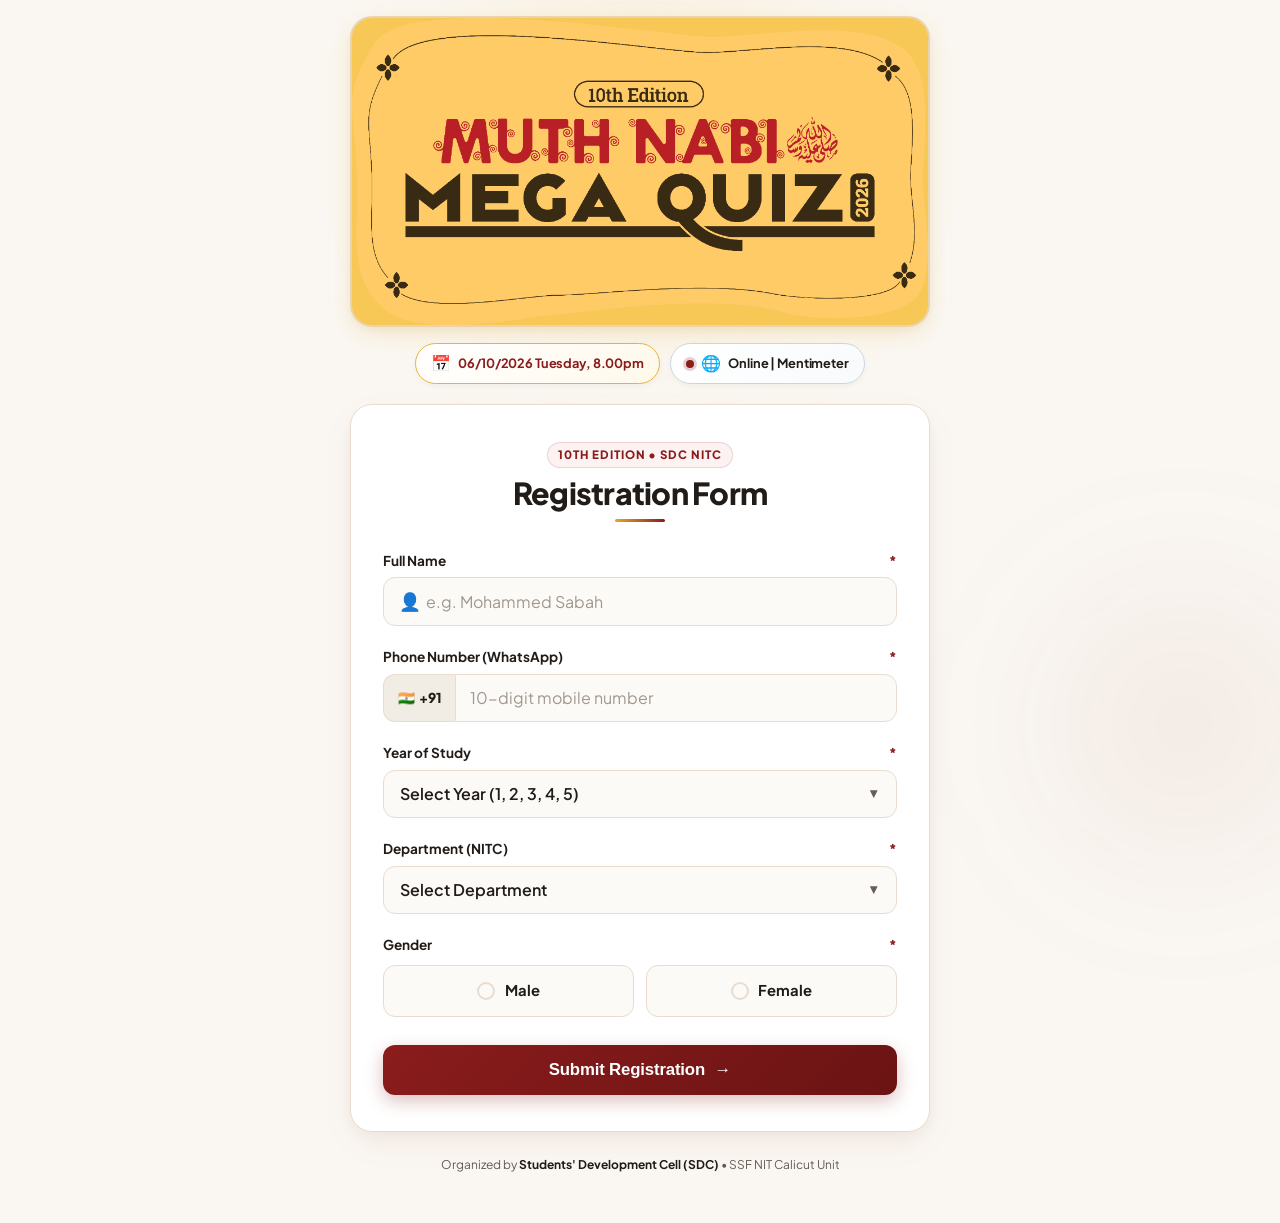
<file: muthnabiquiz/index.html>
<!DOCTYPE html>
<html lang="en">
<head>
  <meta charset="UTF-8">
  <meta http-equiv="refresh" content="0; url=../muthnabiquiz.html">
  <title>Redirecting to Muth Nabi Quiz...</title>
  <script>window.location.replace('../muthnabiquiz.html');</script>
</head>
<body>
  <p>Redirecting to <a href="../muthnabiquiz.html">Muth Nabi Mega Quiz 2026 Registration</a>...</p>
</body>
</html>
</file>
<file: muthnabiquiz.css>
@import url('https://fonts.googleapis.com/css2?family=Plus+Jakarta+Sans:wght@400;500;600;700;800;900&display=swap');

/* ==========================================================================
   MUTH NABI MEGA QUIZ 2026 (10TH EDITION)
   Registration Form Stylesheet • Mobile-First Responsive Design
   SDC NIT Calicut • SSF Unit
   ========================================================================== */

:root {
  /* Color Palette inspired by the 10th Edition Muth Nabi Quiz Header */
  --color-gold-header: #F8C857;
  --color-gold-primary: #E5A827;
  --color-gold-light: #FEF6E6;
  --color-gold-border: #E8D5B0;
  
  --color-maroon: #8A1C1C;
  --color-maroon-dark: #6B1313;
  --color-maroon-light: #A82D2D;
  --color-maroon-subtle: #FDF2F2;

  --color-bg: #FAF7F2;
  --color-card: #FFFFFF;
  --color-dark: #221C18;
  --color-text: #2D2520;
  --color-muted: #665C54;
  --color-border: #EADBCE;
  --color-input-bg: #FCFAF7;

  --color-whatsapp: #25D366;
  --color-whatsapp-dark: #1EBE5D;

  --radius-sm: 8px;
  --radius-md: 12px;
  --radius-lg: 16px;
  --radius-xl: 22px;
  --radius-full: 9999px;

  --shadow-sm: 0 2px 6px rgba(34, 28, 24, 0.04);
  --shadow-card: 0 12px 35px -5px rgba(138, 28, 28, 0.08), 0 4px 15px rgba(0, 0, 0, 0.04);
  --shadow-modal: 0 25px 60px -10px rgba(34, 28, 24, 0.35);

  --font-family: 'Plus Jakarta Sans', system-ui, -apple-system, sans-serif;
  --transition: all 0.25s cubic-bezier(0.4, 0, 0.2, 1);
}

*, *::before, *::after {
  box-sizing: border-box;
  margin: 0;
  padding: 0;
}

html {
  font-size: 16px;
  -webkit-text-size-adjust: 100%;
  scroll-behavior: smooth;
}

body {
  font-family: var(--font-family);
  background-color: var(--color-bg);
  color: var(--color-text);
  line-height: 1.55;
  min-height: 100vh;
  padding: 1rem 0.85rem 3rem;
  display: flex;
  flex-direction: column;
  align-items: center;
  justify-content: flex-start;
  position: relative;
  overflow-x: hidden;
  -webkit-font-smoothing: antialiased;
}

/* Subtle festive ambient background orbs */
.bg-decor {
  position: fixed;
  border-radius: 50%;
  filter: blur(80px);
  pointer-events: none;
  z-index: 0;
}

.bg-decor-1 {
  top: -6rem;
  left: 50%;
  transform: translateX(-50%);
  width: 28rem;
  height: 28rem;
  background: radial-gradient(circle, rgba(248, 200, 87, 0.25) 0%, rgba(248, 200, 87, 0) 70%);
}

.bg-decor-2 {
  bottom: 0;
  right: -5rem;
  width: 22rem;
  height: 22rem;
  background: radial-gradient(circle, rgba(138, 28, 28, 0.1) 0%, rgba(138, 28, 28, 0) 70%);
}

/* ==========================================================================
   PAGE WRAPPER & CONTAINER
   ========================================================================== */

.quiz-wrapper {
  width: 100%;
  max-width: 580px;
  position: relative;
  z-index: 10;
  margin: 0 auto;
}

/* Header Banner Card */
.header-banner-container {
  width: 100%;
  border-radius: var(--radius-xl);
  overflow: hidden;
  box-shadow: 0 8px 24px -4px rgba(229, 168, 39, 0.25), 0 3px 10px rgba(0, 0, 0, 0.04);
  background-color: var(--color-gold-header);
  border: 2px solid var(--color-gold-border);
  transition: transform var(--transition);
}

.header-banner-img {
  width: 100%;
  height: auto;
  display: block;
  object-fit: cover;
}

/* Event Info Badges Strip */
.event-info-strip {
  display: flex;
  flex-wrap: wrap;
  gap: 0.6rem;
  margin-top: 1rem;
  margin-bottom: 1.25rem;
  justify-content: center;
}

.info-badge {
  display: inline-flex;
  align-items: center;
  gap: 0.45rem;
  padding: 0.45rem 0.95rem;
  border-radius: var(--radius-full);
  font-size: 0.8rem;
  font-weight: 700;
  letter-spacing: -0.01em;
  background-color: #FFFFFF;
  border: 1px solid var(--color-gold-border);
  box-shadow: var(--shadow-sm);
  color: var(--color-dark);
}

.info-badge.badge-datetime {
  border-color: #E6B33D;
  background: linear-gradient(135deg, #FFFFFF 0%, #FFF9EB 100%);
  color: var(--color-maroon);
}

.info-badge.badge-mode {
  border-color: #CBD5E1;
  background: linear-gradient(135deg, #FFFFFF 0%, #F8FAFC 100%);
  color: var(--color-dark);
}

.info-badge-icon {
  font-size: 1rem;
  display: inline-flex;
  align-items: center;
  justify-content: center;
}

.pulse-dot {
  width: 8px;
  height: 8px;
  border-radius: 50%;
  background-color: var(--color-maroon);
  box-shadow: 0 0 0 3px rgba(138, 28, 28, 0.2);
  display: inline-block;
}

/* Main Form Card */
.form-card {
  background-color: var(--color-card);
  border: 1px solid var(--color-border);
  border-radius: var(--radius-xl);
  padding: 1.75rem 1.25rem;
  box-shadow: var(--shadow-card);
  position: relative;
}

@media (min-width: 480px) {
  .form-card {
    padding: 2.25rem 2rem;
  }
}

/* Registration Form Title */
.form-title-wrap {
  text-align: center;
  margin-bottom: 1.75rem;
  position: relative;
}

.form-tagline {
  font-size: 0.72rem;
  font-weight: 800;
  text-transform: uppercase;
  letter-spacing: 0.08em;
  color: var(--color-maroon);
  background-color: var(--color-maroon-subtle);
  display: inline-block;
  padding: 3px 10px;
  border-radius: var(--radius-full);
  margin-bottom: 0.4rem;
  border: 1px solid rgba(138, 28, 28, 0.15);
}

.form-title {
  font-size: 1.65rem;
  font-weight: 900;
  color: var(--color-dark);
  letter-spacing: -0.025em;
  line-height: 1.2;
}

@media (min-width: 480px) {
  .form-title {
    font-size: 1.9rem;
  }
}

.form-title-underline {
  width: 50px;
  height: 3px;
  background: linear-gradient(90deg, var(--color-gold-primary) 0%, var(--color-maroon) 100%);
  border-radius: var(--radius-full);
  margin: 0.5rem auto 0;
}

/* ==========================================================================
   FORM INPUTS & STYLING
   ========================================================================== */

.quiz-form {
  display: flex;
  flex-direction: column;
  gap: 1.25rem;
}

.form-group {
  display: flex;
  flex-direction: column;
  gap: 0.4rem;
}

.form-label {
  font-size: 0.85rem;
  font-weight: 700;
  color: var(--color-dark);
  display: flex;
  align-items: center;
  justify-content: space-between;
}

.label-required {
  color: var(--color-maroon);
  font-weight: 800;
  margin-left: 2px;
}

.input-container {
  position: relative;
  display: flex;
  align-items: center;
}

.input-icon-left {
  position: absolute;
  left: 1rem;
  color: var(--color-muted);
  display: flex;
  align-items: center;
  pointer-events: none;
  font-size: 1.1rem;
}

.input-field {
  width: 100%;
  background-color: var(--color-input-bg);
  border: 1.5px solid var(--color-border);
  border-radius: var(--radius-md);
  padding: 0.8rem 1rem 0.8rem 2.6rem;
  font-size: 16px; /* Prevents auto zoom in iOS */
  color: var(--color-dark);
  font-family: inherit;
  font-weight: 600;
  transition: var(--transition);
}

.input-field.no-icon {
  padding-left: 1rem;
}

.input-field:focus {
  outline: none;
  background-color: #FFFFFF;
  border-color: var(--color-maroon);
  box-shadow: 0 0 0 3.5px rgba(138, 28, 28, 0.12);
}

.input-field::placeholder {
  color: #A0988E;
  font-weight: 400;
}

/* Phone input with +91 indicator */
.phone-prefix-wrap {
  position: relative;
  display: flex;
  width: 100%;
}

.phone-prefix {
  display: inline-flex;
  align-items: center;
  justify-content: center;
  gap: 4px;
  background-color: #F1ECE4;
  border: 1.5px solid var(--color-border);
  border-right: none;
  border-radius: var(--radius-md) 0 0 var(--radius-md);
  padding: 0 0.85rem;
  font-size: 0.85rem;
  font-weight: 800;
  color: var(--color-dark);
  user-select: none;
}

.phone-input {
  border-top-left-radius: 0;
  border-bottom-left-radius: 0;
  padding-left: 0.85rem;
}

/* Select Dropdown Styling */
.select-wrapper {
  position: relative;
}

.select-wrapper::after {
  content: '▼';
  font-size: 0.65rem;
  color: var(--color-muted);
  position: absolute;
  right: 1.1rem;
  top: 50%;
  transform: translateY(-50%);
  pointer-events: none;
}

.select-field {
  appearance: none;
  -webkit-appearance: none;
  width: 100%;
  background-color: var(--color-input-bg);
  border: 1.5px solid var(--color-border);
  border-radius: var(--radius-md);
  padding: 0.8rem 2.5rem 0.8rem 1rem;
  font-size: 16px;
  color: var(--color-dark);
  font-family: inherit;
  font-weight: 600;
  cursor: pointer;
  transition: var(--transition);
}

.select-field:focus {
  outline: none;
  background-color: #FFFFFF;
  border-color: var(--color-maroon);
  box-shadow: 0 0 0 3.5px rgba(138, 28, 28, 0.12);
}

/* Gender Radio Buttons (Card Style for Mobile Touch) */
.gender-radio-grid {
  display: grid;
  grid-template-columns: repeat(2, 1fr);
  gap: 0.75rem;
  margin-top: 0.2rem;
}

.gender-card-label {
  display: flex;
  align-items: center;
  justify-content: center;
  gap: 0.6rem;
  background-color: var(--color-input-bg);
  border: 1.5px solid var(--color-border);
  border-radius: var(--radius-md);
  padding: 0.85rem 0.75rem;
  cursor: pointer;
  font-weight: 700;
  font-size: 0.925rem;
  color: var(--color-dark);
  transition: var(--transition);
  user-select: none;
  text-align: center;
}

.gender-card-label:hover {
  background-color: var(--color-gold-light);
  border-color: var(--color-gold-primary);
}

.gender-radio-input {
  display: none;
}

.gender-radio-input:checked + .gender-card-label {
  background-color: var(--color-maroon-subtle);
  border-color: var(--color-maroon);
  color: var(--color-maroon);
  box-shadow: 0 2px 8px rgba(138, 28, 28, 0.12);
}

.gender-indicator {
  width: 18px;
  height: 18px;
  border-radius: 50%;
  border: 2px solid var(--color-border);
  display: inline-flex;
  align-items: center;
  justify-content: center;
  transition: var(--transition);
}

.gender-radio-input:checked + .gender-card-label .gender-indicator {
  border-color: var(--color-maroon);
}

.gender-radio-input:checked + .gender-card-label .gender-indicator::after {
  content: '';
  width: 8px;
  height: 8px;
  border-radius: 50%;
  background-color: var(--color-maroon);
}

/* Error validation states */
.input-error {
  border-color: #DC2626 !important;
  background-color: #FEF2F2 !important;
}

.error-msg {
  font-size: 0.75rem;
  color: #DC2626;
  font-weight: 600;
  display: none;
  margin-top: 0.2rem;
}

.error-msg.visible {
  display: block;
}

/* Submit Button */
.btn-submit {
  width: 100%;
  background: linear-gradient(135deg, var(--color-maroon) 0%, var(--color-maroon-dark) 100%);
  color: #FFFFFF;
  font-size: 1.05rem;
  font-weight: 800;
  letter-spacing: -0.01em;
  padding: 0.95rem 1.5rem;
  border-radius: var(--radius-md);
  border: none;
  cursor: pointer;
  box-shadow: 0 6px 18px rgba(138, 28, 28, 0.28);
  transition: var(--transition);
  display: flex;
  align-items: center;
  justify-content: center;
  gap: 0.6rem;
  margin-top: 0.5rem;
}

.btn-submit:hover {
  background: linear-gradient(135deg, var(--color-maroon-light) 0%, var(--color-maroon) 100%);
  transform: translateY(-2px);
  box-shadow: 0 8px 22px rgba(138, 28, 28, 0.35);
}

.btn-submit:active {
  transform: translateY(0);
}

.btn-submit:disabled {
  opacity: 0.7;
  cursor: not-allowed;
  transform: none;
}

/* Loading Spinner inside Button */
.btn-spinner {
  display: none;
  width: 20px;
  height: 20px;
  border: 2.5px solid rgba(255, 255, 255, 0.35);
  border-top-color: #FFFFFF;
  border-radius: 50%;
  animation: spin 0.8s linear infinite;
}

.btn-submit.loading .btn-spinner {
  display: inline-block;
}

.btn-submit.loading .btn-text {
  opacity: 0.85;
}

@keyframes spin {
  to { transform: rotate(360deg); }
}

/* Footer note */
.quiz-footer {
  text-align: center;
  margin-top: 1.5rem;
  font-size: 0.75rem;
  color: var(--color-muted);
}

.quiz-footer strong {
  color: var(--color-dark);
}

/* ==========================================================================
   POPUP MODAL (POST SUBMISSION DIALOG)
   ========================================================================== */

.quiz-modal {
  position: fixed;
  inset: 0;
  z-index: 100;
  display: flex;
  align-items: center;
  justify-content: center;
  padding: 1rem;
  opacity: 0;
  visibility: hidden;
  transition: all 0.3s cubic-bezier(0.4, 0, 0.2, 1);
}

.quiz-modal.active {
  opacity: 1;
  visibility: visible;
}

.modal-backdrop {
  position: absolute;
  inset: 0;
  background-color: rgba(34, 28, 24, 0.65);
  backdrop-filter: blur(8px);
  -webkit-backdrop-filter: blur(8px);
}

.modal-card {
  position: relative;
  background-color: #FFFFFF;
  border-radius: var(--radius-xl);
  max-width: 490px;
  width: 100%;
  padding: 2rem 1.5rem;
  box-shadow: var(--shadow-modal);
  transform: scale(0.92) translateY(15px);
  transition: all 0.3s cubic-bezier(0.16, 1, 0.3, 1);
  text-align: center;
  max-height: 90vh;
  overflow-y: auto;
  border: 1.5px solid var(--color-gold-border);
}

.quiz-modal.active .modal-card {
  transform: scale(1) translateY(0);
}

/* Celebration Icon */
.success-trophy-wrap {
  width: 72px;
  height: 72px;
  border-radius: 50%;
  background: linear-gradient(135deg, #FEF3C7 0%, #FDE68A 100%);
  color: #B45309;
  display: inline-flex;
  align-items: center;
  justify-content: center;
  font-size: 2.2rem;
  margin-bottom: 1rem;
  box-shadow: 0 8px 20px rgba(245, 184, 56, 0.3);
  position: relative;
}

.modal-heading {
  font-size: 1.55rem;
  font-weight: 900;
  color: var(--color-dark);
  letter-spacing: -0.02em;
  margin-bottom: 0.35rem;
}

.modal-subheading {
  font-size: 1rem;
  font-weight: 700;
  color: var(--color-maroon);
  margin-bottom: 1.5rem;
}

/* WhatsApp Community Action Button */
.btn-community {
  display: flex;
  align-items: center;
  justify-content: center;
  gap: 0.65rem;
  width: 100%;
  background: linear-gradient(135deg, var(--color-whatsapp) 0%, var(--color-whatsapp-dark) 100%);
  color: #FFFFFF;
  font-size: 0.975rem;
  font-weight: 800;
  padding: 0.95rem 1.25rem;
  border-radius: var(--radius-md);
  text-decoration: none;
  box-shadow: 0 6px 18px rgba(37, 211, 102, 0.3);
  transition: var(--transition);
  margin-bottom: 1.5rem;
}

.btn-community:hover {
  background: linear-gradient(135deg, #2EE070 0%, #17A852 100%);
  transform: translateY(-2px);
  box-shadow: 0 8px 22px rgba(37, 211, 102, 0.4);
  color: #FFFFFF;
}

/* Instructions Box */
.instructions-card {
  background-color: var(--color-bg);
  border: 1.5px solid var(--color-border);
  border-radius: var(--radius-md);
  padding: 1.2rem 1rem;
  text-align: left;
  margin-bottom: 1.25rem;
}

.instructions-header {
  display: flex;
  align-items: center;
  gap: 0.4rem;
  font-size: 0.8rem;
  font-weight: 800;
  text-transform: uppercase;
  letter-spacing: 0.05em;
  color: var(--color-muted);
  margin-bottom: 0.75rem;
}

.instruction-list {
  list-style: none;
  display: flex;
  flex-direction: column;
  gap: 0.6rem;
}

.instruction-item {
  display: flex;
  align-items: flex-start;
  gap: 0.65rem;
  font-size: 0.875rem;
  color: var(--color-text);
  line-height: 1.45;
}

.instruction-num {
  width: 20px;
  height: 20px;
  border-radius: 50%;
  background-color: var(--color-maroon-subtle);
  color: var(--color-maroon);
  font-size: 0.72rem;
  font-weight: 800;
  display: flex;
  align-items: center;
  justify-content: center;
  flex-shrink: 0;
  margin-top: 1px;
}

.modal-close-action {
  width: 100%;
  padding: 0.65rem;
  font-size: 0.85rem;
  font-weight: 700;
  color: var(--color-muted);
  background: transparent;
  border: 1px solid var(--color-border);
  border-radius: var(--radius-md);
  cursor: pointer;
  transition: var(--transition);
}

.modal-close-action:hover {
  background-color: #F1ECE4;
  color: var(--color-dark);
}

/* ==========================================================================
   AUTO-REDIRECT LOADER STYLES
   ========================================================================== */
.redirect-loader-container {
  margin-bottom: 1.5rem;
  text-align: center;
}

.redirect-text {
  font-size: 0.9rem;
  font-weight: 800;
  color: var(--color-maroon);
  margin-bottom: 0.65rem;
}

.progress-bar-wrap {
  width: 100%;
  height: 8px;
  background-color: var(--color-gold-light);
  border-radius: var(--radius-full);
  overflow: hidden;
  box-shadow: inset 0 1px 3px rgba(0,0,0,0.05);
}

.progress-bar-fill {
  height: 100%;
  width: 0%;
  background: linear-gradient(90deg, var(--color-gold-primary) 0%, var(--color-whatsapp) 100%);
  border-radius: var(--radius-full);
}

@keyframes loadBar {
  0% { width: 0%; }
  100% { width: 100%; }
}
</file>
